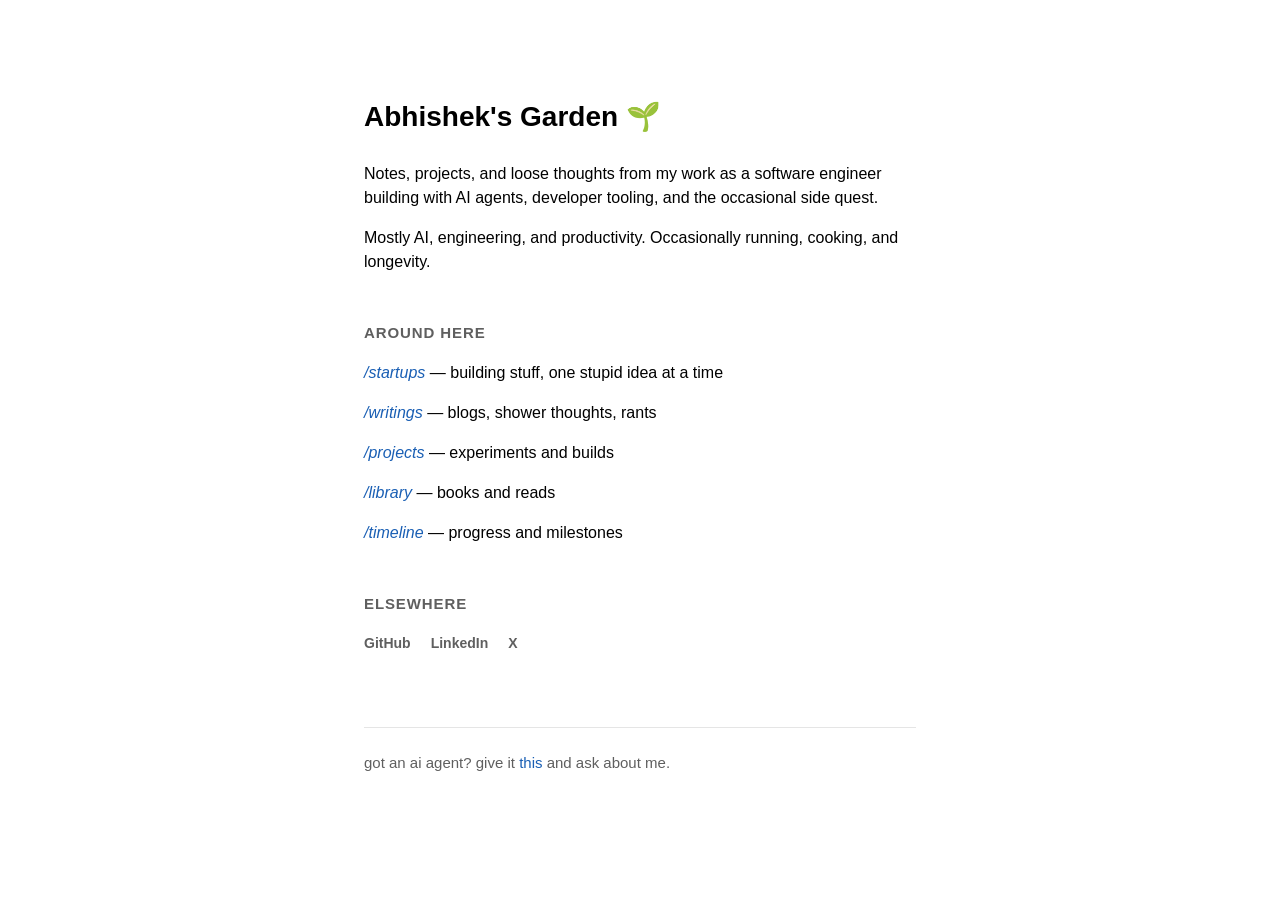
<file: index.html>
<!DOCTYPE html>
<html lang="en">
<head>
  <meta charset="utf-8">
  <meta name="viewport" content="width=device-width, initial-scale=1">
  <title>Abhishek's Garden</title>
  <meta name="description" content="Abhishek's digital garden - writings, projects, and notes.">
  <link rel="stylesheet" href="style.css">
</head>
<body class="home">
  <main>
    <h1>Abhishek's Garden <span class="leaf">🌱</span></h1>

    <p>
      Notes, projects, and loose thoughts from my work as a software engineer
      building with AI agents, developer tooling, and the occasional side quest.
    </p>
    <p>Mostly AI, engineering, and productivity. Occasionally running, cooking, and longevity.</p>

    <h2>Around here</h2>
    <ul class="links">
      <li><a href="startups/">/startups</a> — building stuff, one stupid idea at a time</li>
      <li><a href="writings/">/writings</a> — blogs, shower thoughts, rants</li>
      <li><a href="projects/">/projects</a> — experiments and builds</li>
      <li><a href="library/">/library</a> — books and reads</li>
      <li><a href="timeline/">/timeline</a> — progress and milestones</li>
    </ul>

    <h2>Elsewhere</h2>
    <ul class="social">
      <li><a href="https://github.com/abhisheksharma001" aria-label="GitHub">GitHub</a></li>
      <li><a href="https://www.linkedin.com/" aria-label="LinkedIn">LinkedIn</a></li>
      <li><a href="https://x.com/" aria-label="X">X</a></li>
    </ul>

    <footer>
      <hr>
      <p>got an ai agent? give it <a href="llms.txt">this</a> and ask about me.</p>
    </footer>
  </main>
</body>
</html>
</file>
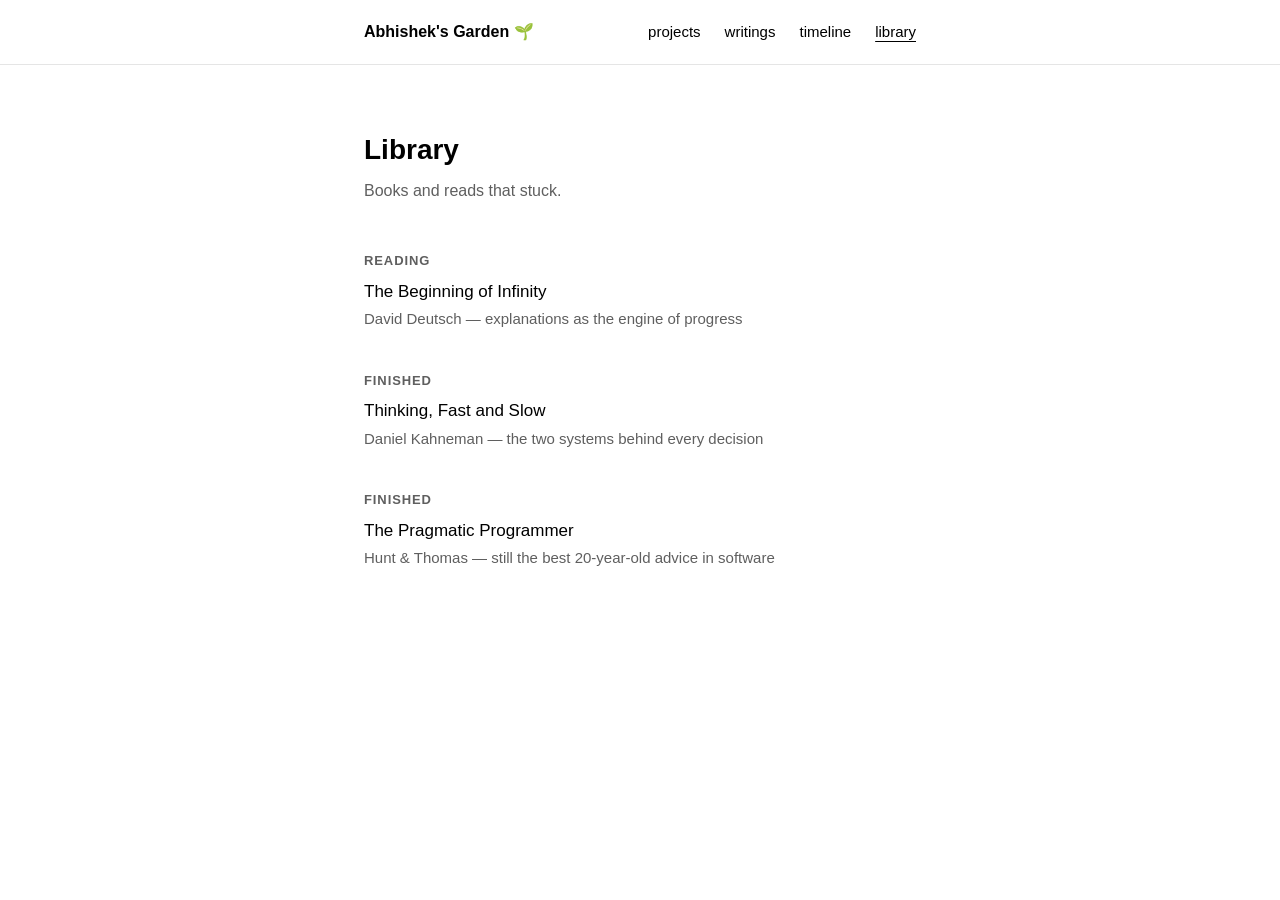
<file: library/index.html>
<!DOCTYPE html>
<html lang="en">
<head>
  <meta charset="utf-8">
  <meta name="viewport" content="width=device-width, initial-scale=1">
  <title>Library | Abhishek's Garden</title>
  <link rel="stylesheet" href="../style.css">
</head>
<body class="subpage">
  <header class="site-header">
    <div class="inner">
      <a class="brand" href="../">Abhishek's Garden 🌱</a>
      <nav>
        <a href="../projects/">projects</a>
        <a href="../writings/">writings</a>
        <a href="../timeline/">timeline</a>
        <a href="../library/" class="active">library</a>
      </nav>
    </div>
  </header>
  <main>
    <h1 class="page-title">Library</h1>
    <p class="page-sub">Books and reads that stuck.</p>

    <div class="entry-group">
      <div class="entry-date">Reading</div>
      <div class="entry-title">The Beginning of Infinity</div>
      <div class="entry-desc">David Deutsch — explanations as the engine of progress</div>
    </div>

    <div class="entry-group">
      <div class="entry-date">Finished</div>
      <div class="entry-title">Thinking, Fast and Slow</div>
      <div class="entry-desc">Daniel Kahneman — the two systems behind every decision</div>
    </div>

    <div class="entry-group">
      <div class="entry-date">Finished</div>
      <div class="entry-title">The Pragmatic Programmer</div>
      <div class="entry-desc">Hunt &amp; Thomas — still the best 20-year-old advice in software</div>
    </div>
  </main>
</body>
</html>
</file>
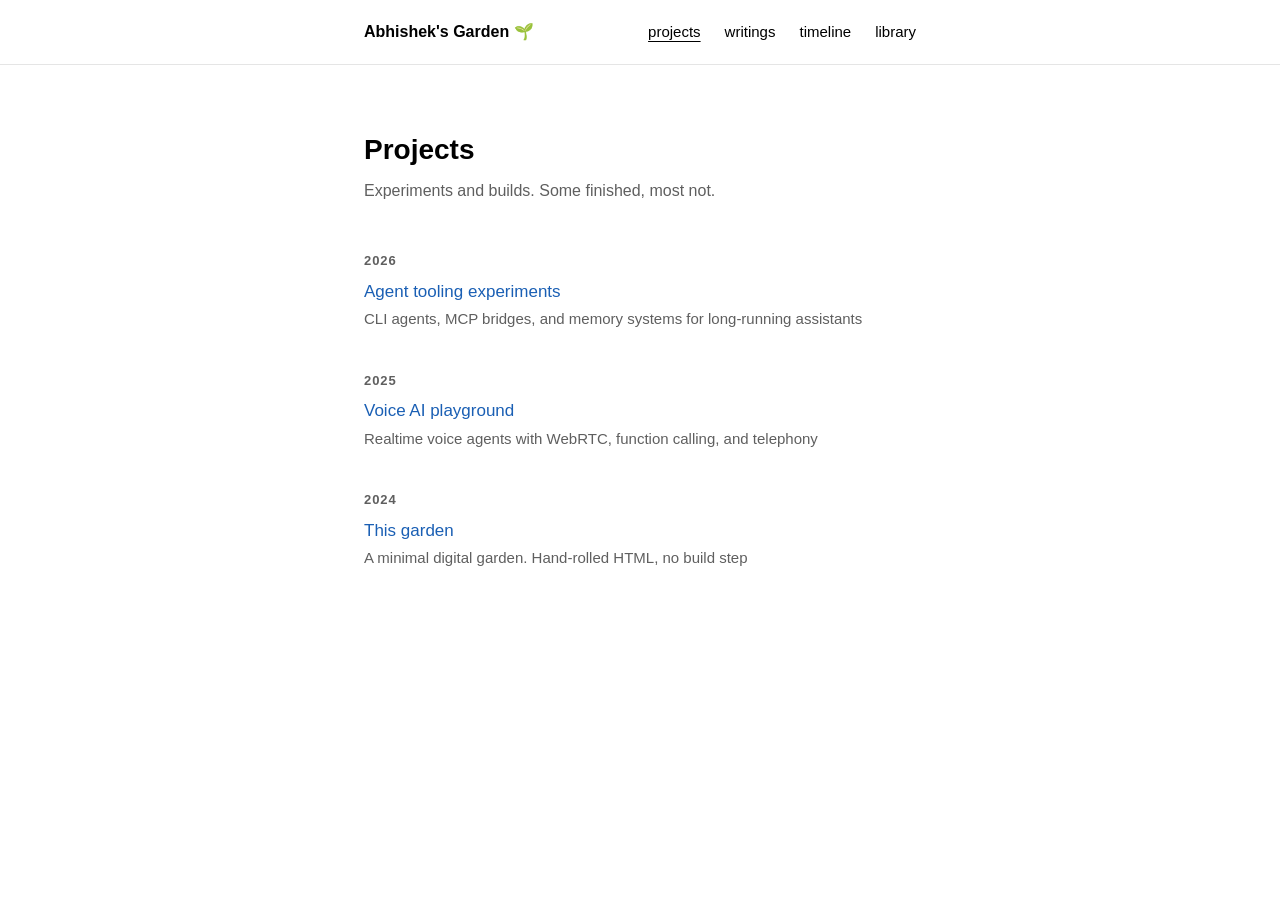
<file: projects/index.html>
<!DOCTYPE html>
<html lang="en">
<head>
  <meta charset="utf-8">
  <meta name="viewport" content="width=device-width, initial-scale=1">
  <title>Projects | Abhishek's Garden</title>
  <link rel="stylesheet" href="../style.css">
</head>
<body class="subpage">
  <header class="site-header">
    <div class="inner">
      <a class="brand" href="../">Abhishek's Garden 🌱</a>
      <nav>
        <a href="../projects/" class="active">projects</a>
        <a href="../writings/">writings</a>
        <a href="../timeline/">timeline</a>
        <a href="../library/">library</a>
      </nav>
    </div>
  </header>
  <main>
    <h1 class="page-title">Projects</h1>
    <p class="page-sub">Experiments and builds. Some finished, most not.</p>

    <div class="entry-group">
      <div class="entry-date">2026</div>
      <div class="entry-title"><a href="https://github.com/abhisheksharma001">Agent tooling experiments</a></div>
      <div class="entry-desc">CLI agents, MCP bridges, and memory systems for long-running assistants</div>
    </div>

    <div class="entry-group">
      <div class="entry-date">2025</div>
      <div class="entry-title"><a href="https://github.com/abhisheksharma001">Voice AI playground</a></div>
      <div class="entry-desc">Realtime voice agents with WebRTC, function calling, and telephony</div>
    </div>

    <div class="entry-group">
      <div class="entry-date">2024</div>
      <div class="entry-title"><a href="https://github.com/abhisheksharma001">This garden</a></div>
      <div class="entry-desc">A minimal digital garden. Hand-rolled HTML, no build step</div>
    </div>
  </main>
</body>
</html>
</file>
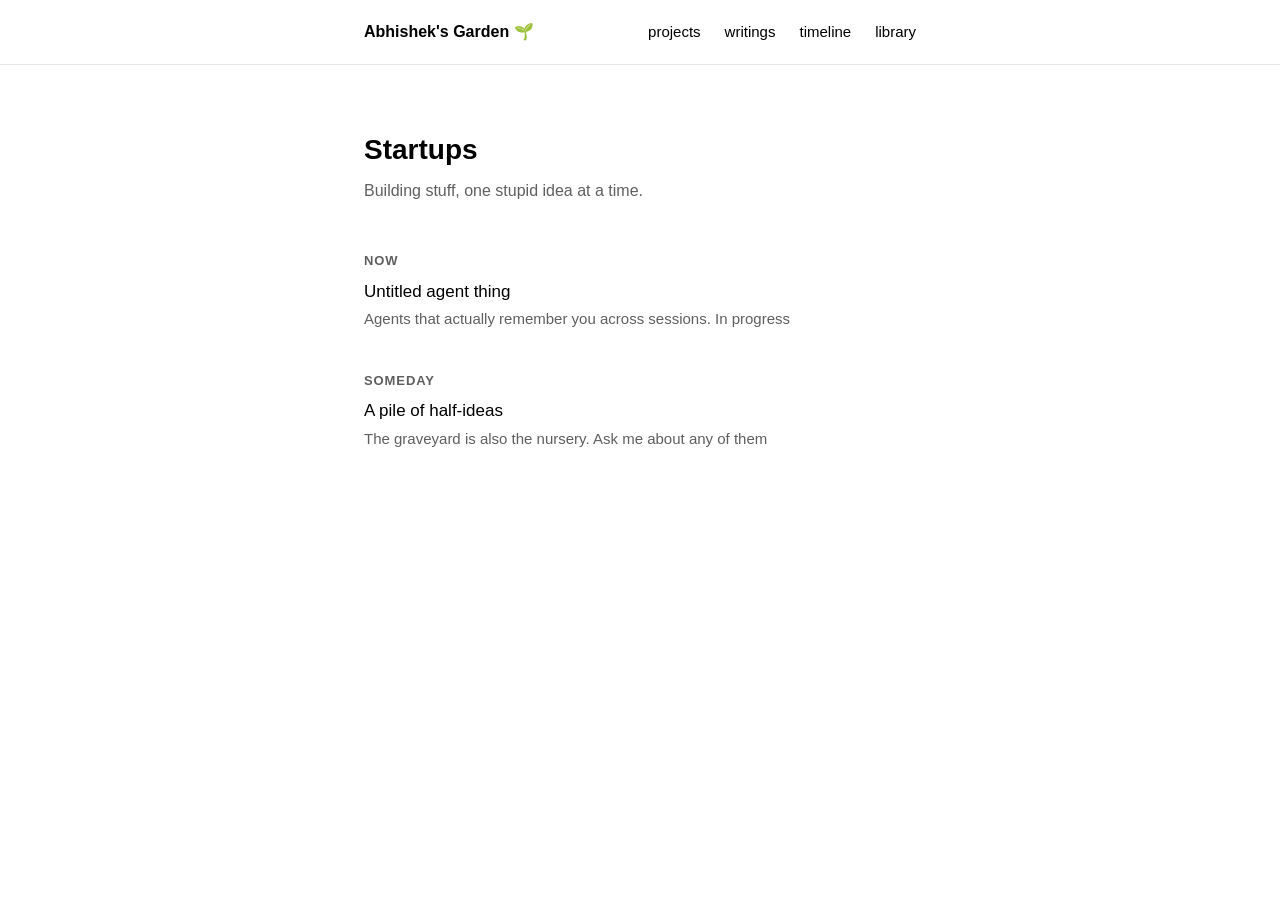
<file: startups/index.html>
<!DOCTYPE html>
<html lang="en">
<head>
  <meta charset="utf-8">
  <meta name="viewport" content="width=device-width, initial-scale=1">
  <title>Startups | Abhishek's Garden</title>
  <link rel="stylesheet" href="../style.css">
</head>
<body class="subpage">
  <header class="site-header">
    <div class="inner">
      <a class="brand" href="../">Abhishek's Garden 🌱</a>
      <nav>
        <a href="../projects/">projects</a>
        <a href="../writings/">writings</a>
        <a href="../timeline/">timeline</a>
        <a href="../library/">library</a>
      </nav>
    </div>
  </header>
  <main>
    <h1 class="page-title">Startups</h1>
    <p class="page-sub">Building stuff, one stupid idea at a time.</p>

    <div class="entry-group">
      <div class="entry-date">Now</div>
      <div class="entry-title">Untitled agent thing</div>
      <div class="entry-desc">Agents that actually remember you across sessions. In progress</div>
    </div>

    <div class="entry-group">
      <div class="entry-date">Someday</div>
      <div class="entry-title">A pile of half-ideas</div>
      <div class="entry-desc">The graveyard is also the nursery. Ask me about any of them</div>
    </div>
  </main>
</body>
</html>
</file>
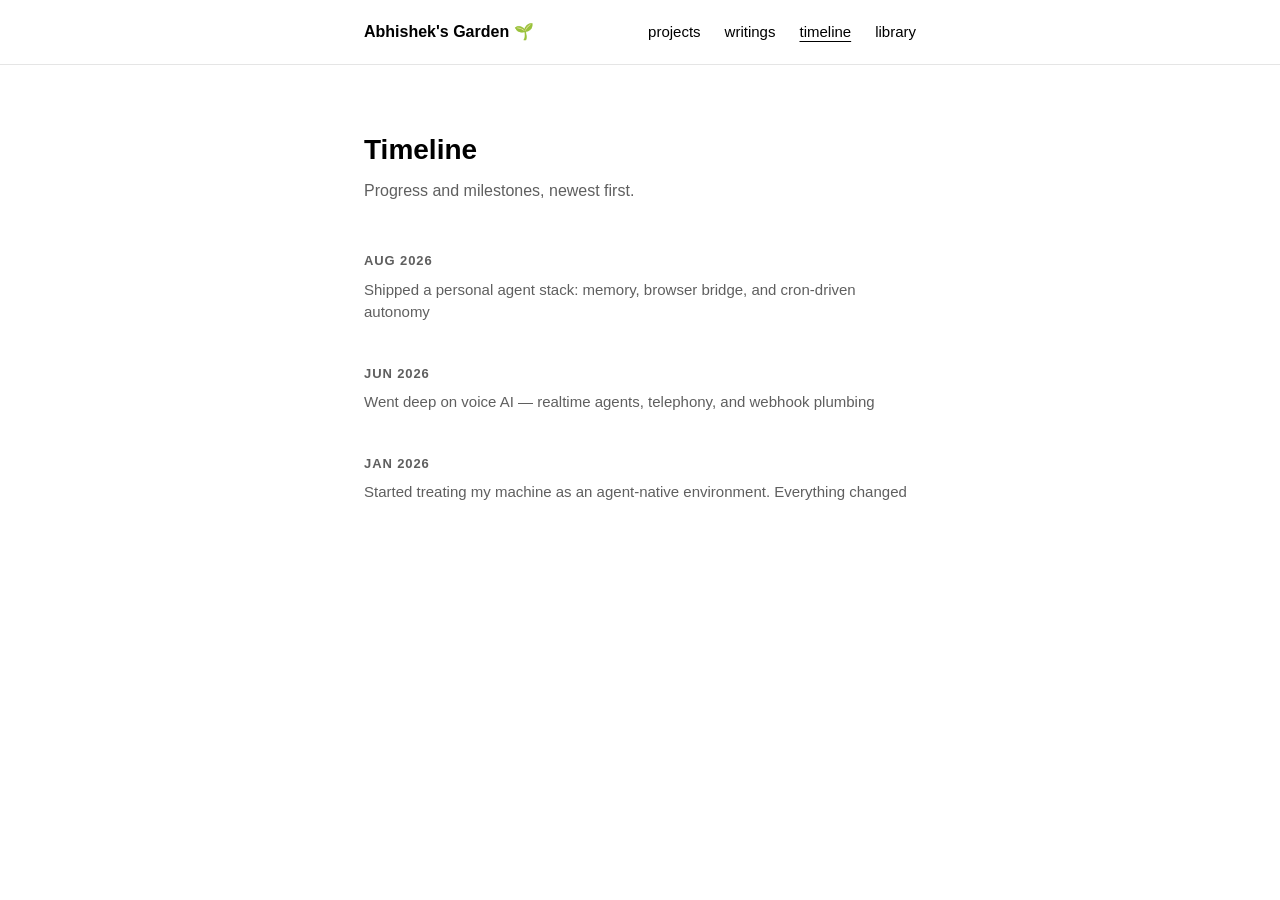
<file: timeline/index.html>
<!DOCTYPE html>
<html lang="en">
<head>
  <meta charset="utf-8">
  <meta name="viewport" content="width=device-width, initial-scale=1">
  <title>Timeline | Abhishek's Garden</title>
  <link rel="stylesheet" href="../style.css">
</head>
<body class="subpage">
  <header class="site-header">
    <div class="inner">
      <a class="brand" href="../">Abhishek's Garden 🌱</a>
      <nav>
        <a href="../projects/">projects</a>
        <a href="../writings/">writings</a>
        <a href="../timeline/" class="active">timeline</a>
        <a href="../library/">library</a>
      </nav>
    </div>
  </header>
  <main>
    <h1 class="page-title">Timeline</h1>
    <p class="page-sub">Progress and milestones, newest first.</p>

    <div class="entry-group">
      <div class="entry-date">Aug 2026</div>
      <div class="entry-desc">Shipped a personal agent stack: memory, browser bridge, and cron-driven autonomy</div>
    </div>

    <div class="entry-group">
      <div class="entry-date">Jun 2026</div>
      <div class="entry-desc">Went deep on voice AI — realtime agents, telephony, and webhook plumbing</div>
    </div>

    <div class="entry-group">
      <div class="entry-date">Jan 2026</div>
      <div class="entry-desc">Started treating my machine as an agent-native environment. Everything changed</div>
    </div>
  </main>
</body>
</html>
</file>
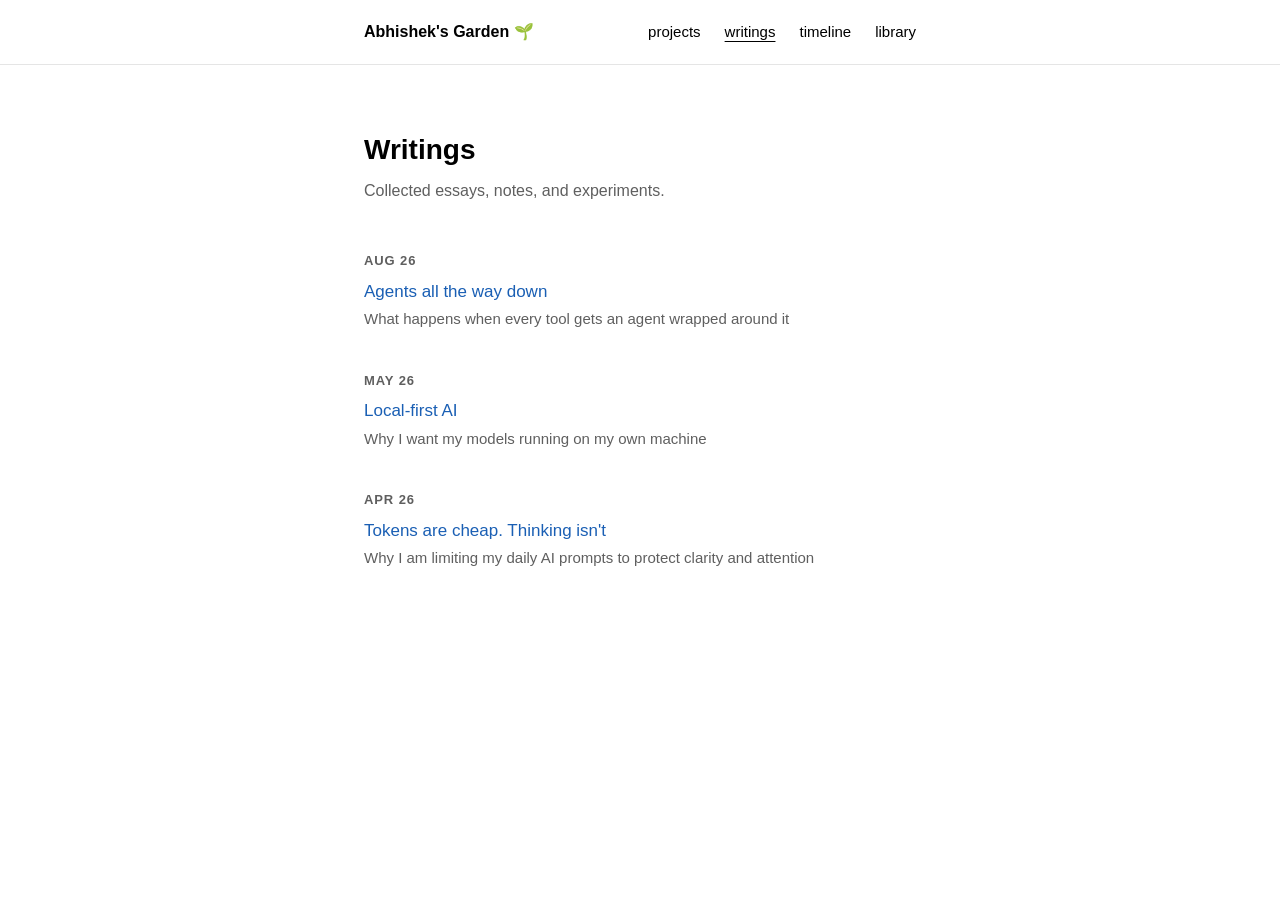
<file: writings/index.html>
<!DOCTYPE html>
<html lang="en">
<head>
  <meta charset="utf-8">
  <meta name="viewport" content="width=device-width, initial-scale=1">
  <title>Writings | Abhishek's Garden</title>
  <link rel="stylesheet" href="../style.css">
</head>
<body class="subpage">
  <header class="site-header">
    <div class="inner">
      <a class="brand" href="../">Abhishek's Garden 🌱</a>
      <nav>
        <a href="../projects/">projects</a>
        <a href="../writings/" class="active">writings</a>
        <a href="../timeline/">timeline</a>
        <a href="../library/">library</a>
      </nav>
    </div>
  </header>
  <main>
    <h1 class="page-title">Writings</h1>
    <p class="page-sub">Collected essays, notes, and experiments.</p>

    <div class="entry-group">
      <div class="entry-date">Aug 26</div>
      <div class="entry-title"><a href="/writings/agents-all-the-way-down">Agents all the way down</a></div>
      <div class="entry-desc">What happens when every tool gets an agent wrapped around it</div>
    </div>

    <div class="entry-group">
      <div class="entry-date">May 26</div>
      <div class="entry-title"><a href="/writings/local-first-ai">Local-first AI</a></div>
      <div class="entry-desc">Why I want my models running on my own machine</div>
    </div>

    <div class="entry-group">
      <div class="entry-date">Apr 26</div>
      <div class="entry-title"><a href="/writings/tokens-are-cheap">Tokens are cheap. Thinking isn't</a></div>
      <div class="entry-desc">Why I am limiting my daily AI prompts to protect clarity and attention</div>
    </div>
  </main>
</body>
</html>
</file>
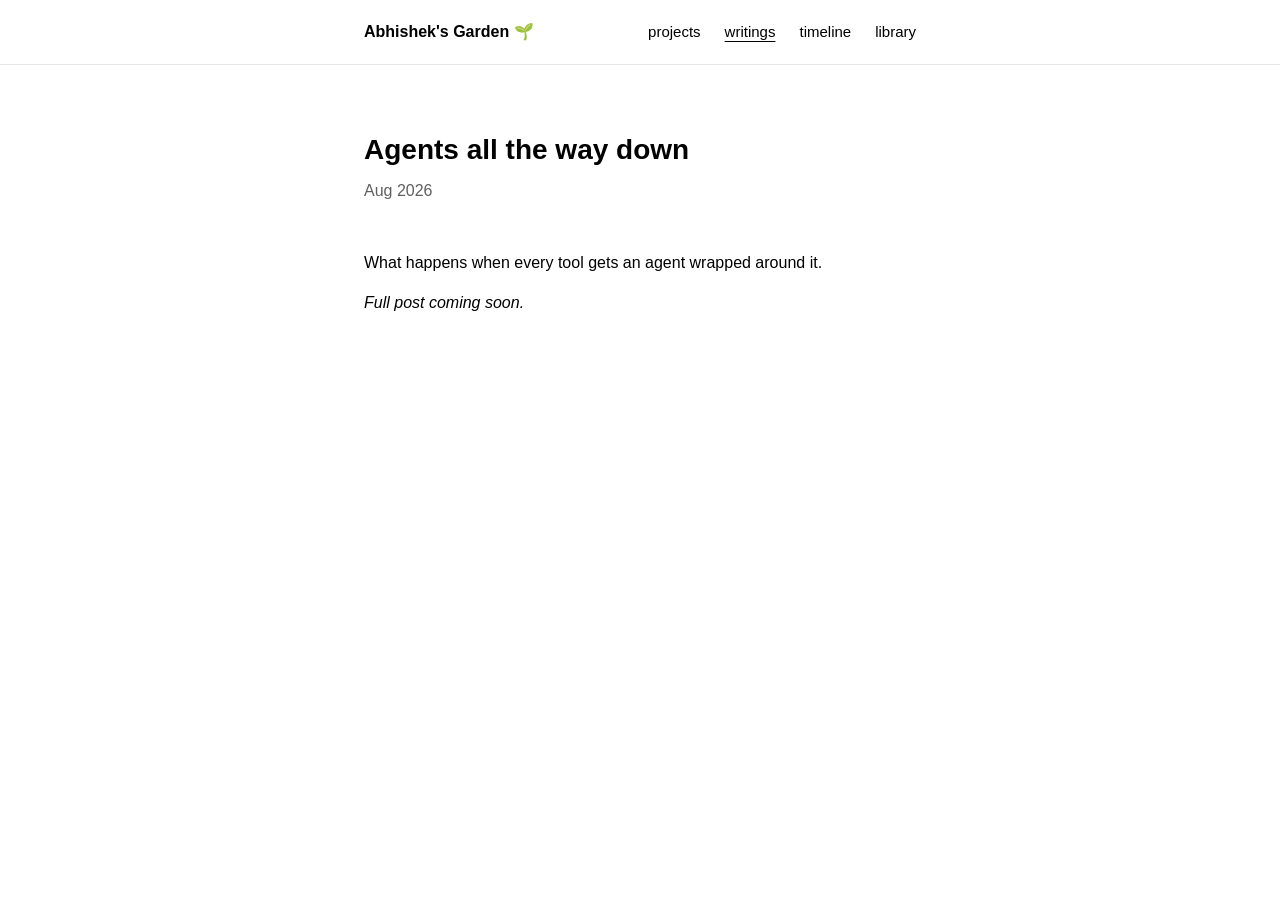
<file: writings/agents-all-the-way-down/index.html>
<!DOCTYPE html>
<html lang="en">
<head>
  <meta charset="utf-8">
  <meta name="viewport" content="width=device-width, initial-scale=1">
  <title>Agents all the way down | Abhishek's Garden</title>
  <link rel="stylesheet" href="../../style.css">
</head>
<body class="subpage">
  <header class="site-header">
    <div class="inner">
      <a class="brand" href="../../">Abhishek's Garden 🌱</a>
      <nav>
        <a href="../../projects/">projects</a>
        <a href="../../writings/" class="active">writings</a>
        <a href="../../timeline/">timeline</a>
        <a href="../../library/">library</a>
      </nav>
    </div>
  </header>
  <main>
    <h1 class="page-title">Agents all the way down</h1>
    <p class="page-sub">Aug 2026</p>
    <p>What happens when every tool gets an agent wrapped around it.</p>
    <p><em>Full post coming soon.</em></p>
  </main>
</body>
</html>
</file>
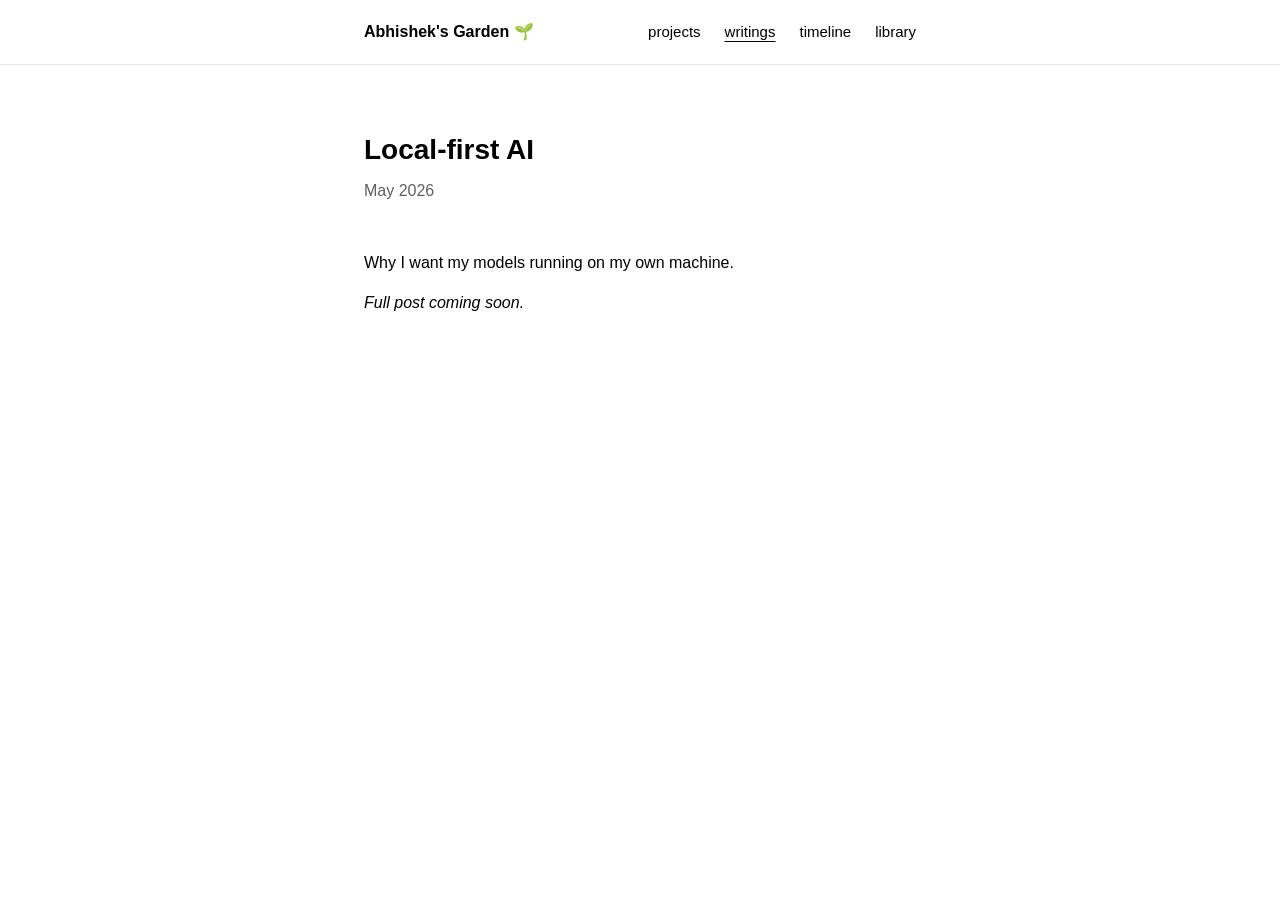
<file: writings/local-first-ai/index.html>
<!DOCTYPE html>
<html lang="en">
<head>
  <meta charset="utf-8">
  <meta name="viewport" content="width=device-width, initial-scale=1">
  <title>Local-first AI | Abhishek's Garden</title>
  <link rel="stylesheet" href="../../style.css">
</head>
<body class="subpage">
  <header class="site-header">
    <div class="inner">
      <a class="brand" href="../../">Abhishek's Garden 🌱</a>
      <nav>
        <a href="../../projects/">projects</a>
        <a href="../../writings/" class="active">writings</a>
        <a href="../../timeline/">timeline</a>
        <a href="../../library/">library</a>
      </nav>
    </div>
  </header>
  <main>
    <h1 class="page-title">Local-first AI</h1>
    <p class="page-sub">May 2026</p>
    <p>Why I want my models running on my own machine.</p>
    <p><em>Full post coming soon.</em></p>
  </main>
</body>
</html>
</file>
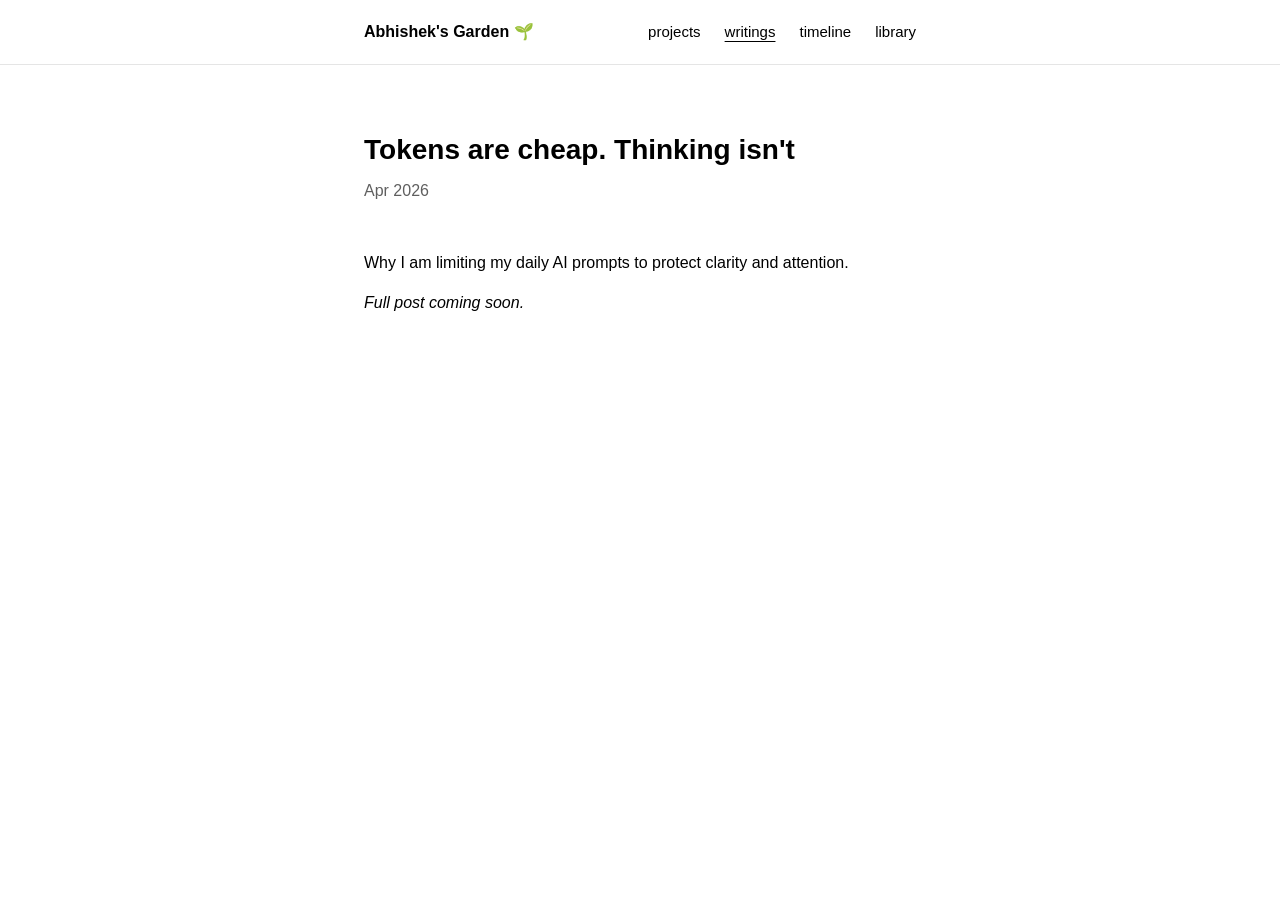
<file: writings/tokens-are-cheap/index.html>
<!DOCTYPE html>
<html lang="en">
<head>
  <meta charset="utf-8">
  <meta name="viewport" content="width=device-width, initial-scale=1">
  <title>Tokens are cheap. Thinking isn't | Abhishek's Garden</title>
  <link rel="stylesheet" href="../../style.css">
</head>
<body class="subpage">
  <header class="site-header">
    <div class="inner">
      <a class="brand" href="../../">Abhishek's Garden 🌱</a>
      <nav>
        <a href="../../projects/">projects</a>
        <a href="../../writings/" class="active">writings</a>
        <a href="../../timeline/">timeline</a>
        <a href="../../library/">library</a>
      </nav>
    </div>
  </header>
  <main>
    <h1 class="page-title">Tokens are cheap. Thinking isn't</h1>
    <p class="page-sub">Apr 2026</p>
    <p>Why I am limiting my daily AI prompts to protect clarity and attention.</p>
    <p><em>Full post coming soon.</em></p>
  </main>
</body>
</html>
</file>
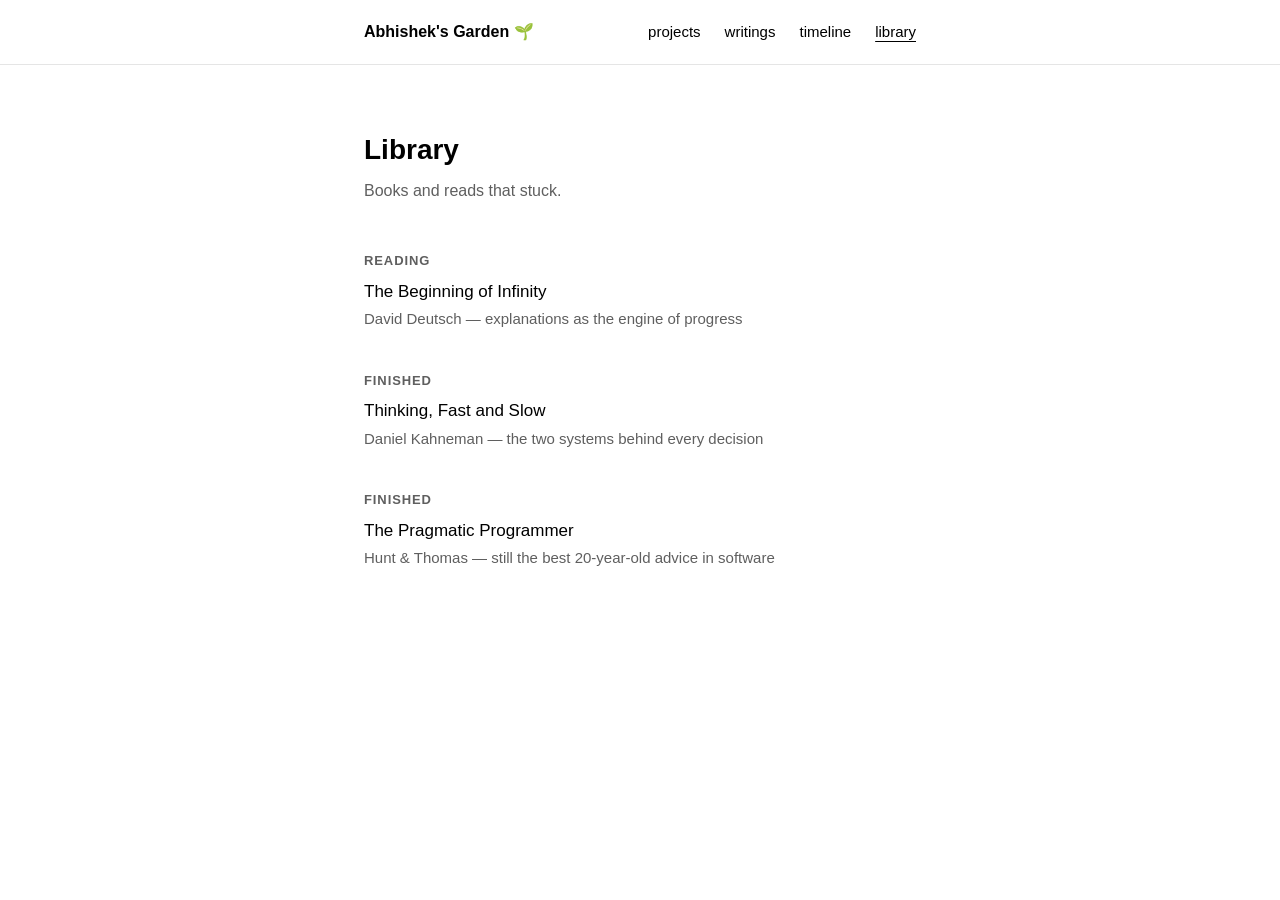
<file: library.html>
<!DOCTYPE html>
<html lang="en">
<head>
  <meta charset="utf-8">
  <meta name="viewport" content="width=device-width, initial-scale=1">
  <title>Library | Abhishek's Garden</title>
  <link rel="stylesheet" href="/style.css">
</head>
<body class="subpage">
  <header class="site-header">
    <div class="inner">
      <a class="brand" href="/">Abhishek's Garden 🌱</a>
      <nav>
        <a href="/projects">projects</a>
        <a href="/writings">writings</a>
        <a href="/timeline">timeline</a>
        <a href="/library" class="active">library</a>
      </nav>
    </div>
  </header>
  <main>
    <h1 class="page-title">Library</h1>
    <p class="page-sub">Books and reads that stuck.</p>

    <div class="entry-group">
      <div class="entry-date">Reading</div>
      <div class="entry-title">The Beginning of Infinity</div>
      <div class="entry-desc">David Deutsch — explanations as the engine of progress</div>
    </div>

    <div class="entry-group">
      <div class="entry-date">Finished</div>
      <div class="entry-title">Thinking, Fast and Slow</div>
      <div class="entry-desc">Daniel Kahneman — the two systems behind every decision</div>
    </div>

    <div class="entry-group">
      <div class="entry-date">Finished</div>
      <div class="entry-title">The Pragmatic Programmer</div>
      <div class="entry-desc">Hunt &amp; Thomas — still the best 20-year-old advice in software</div>
    </div>
  </main>
</body>
</html>
</file>
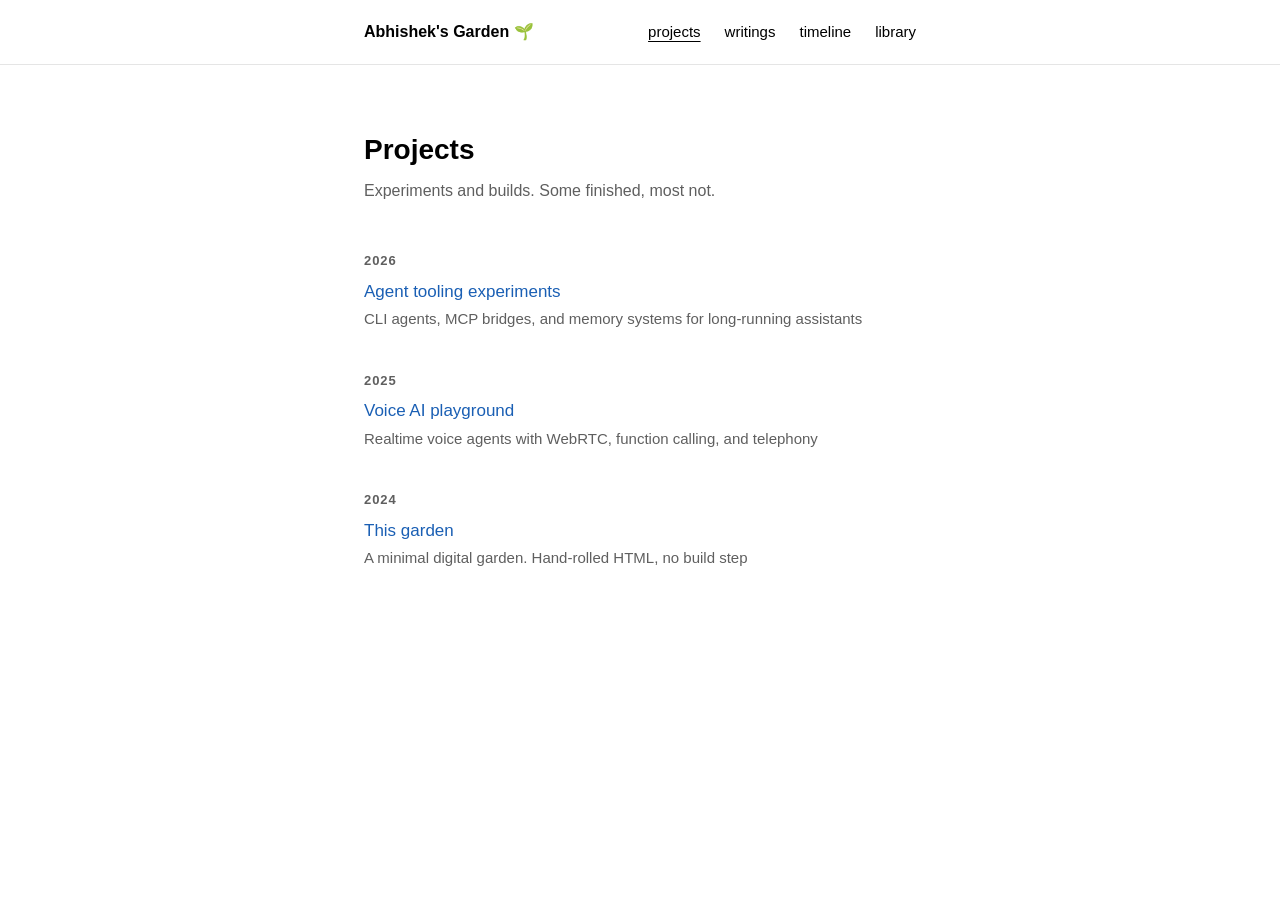
<file: projects.html>
<!DOCTYPE html>
<html lang="en">
<head>
  <meta charset="utf-8">
  <meta name="viewport" content="width=device-width, initial-scale=1">
  <title>Projects | Abhishek's Garden</title>
  <link rel="stylesheet" href="/style.css">
</head>
<body class="subpage">
  <header class="site-header">
    <div class="inner">
      <a class="brand" href="/">Abhishek's Garden 🌱</a>
      <nav>
        <a href="/projects" class="active">projects</a>
        <a href="/writings">writings</a>
        <a href="/timeline">timeline</a>
        <a href="/library">library</a>
      </nav>
    </div>
  </header>
  <main>
    <h1 class="page-title">Projects</h1>
    <p class="page-sub">Experiments and builds. Some finished, most not.</p>

    <div class="entry-group">
      <div class="entry-date">2026</div>
      <div class="entry-title"><a href="https://github.com/abhisheksharma001">Agent tooling experiments</a></div>
      <div class="entry-desc">CLI agents, MCP bridges, and memory systems for long-running assistants</div>
    </div>

    <div class="entry-group">
      <div class="entry-date">2025</div>
      <div class="entry-title"><a href="https://github.com/abhisheksharma001">Voice AI playground</a></div>
      <div class="entry-desc">Realtime voice agents with WebRTC, function calling, and telephony</div>
    </div>

    <div class="entry-group">
      <div class="entry-date">2024</div>
      <div class="entry-title"><a href="https://github.com/abhisheksharma001">This garden</a></div>
      <div class="entry-desc">A minimal digital garden. Hand-rolled HTML, no build step</div>
    </div>
  </main>
</body>
</html>
</file>
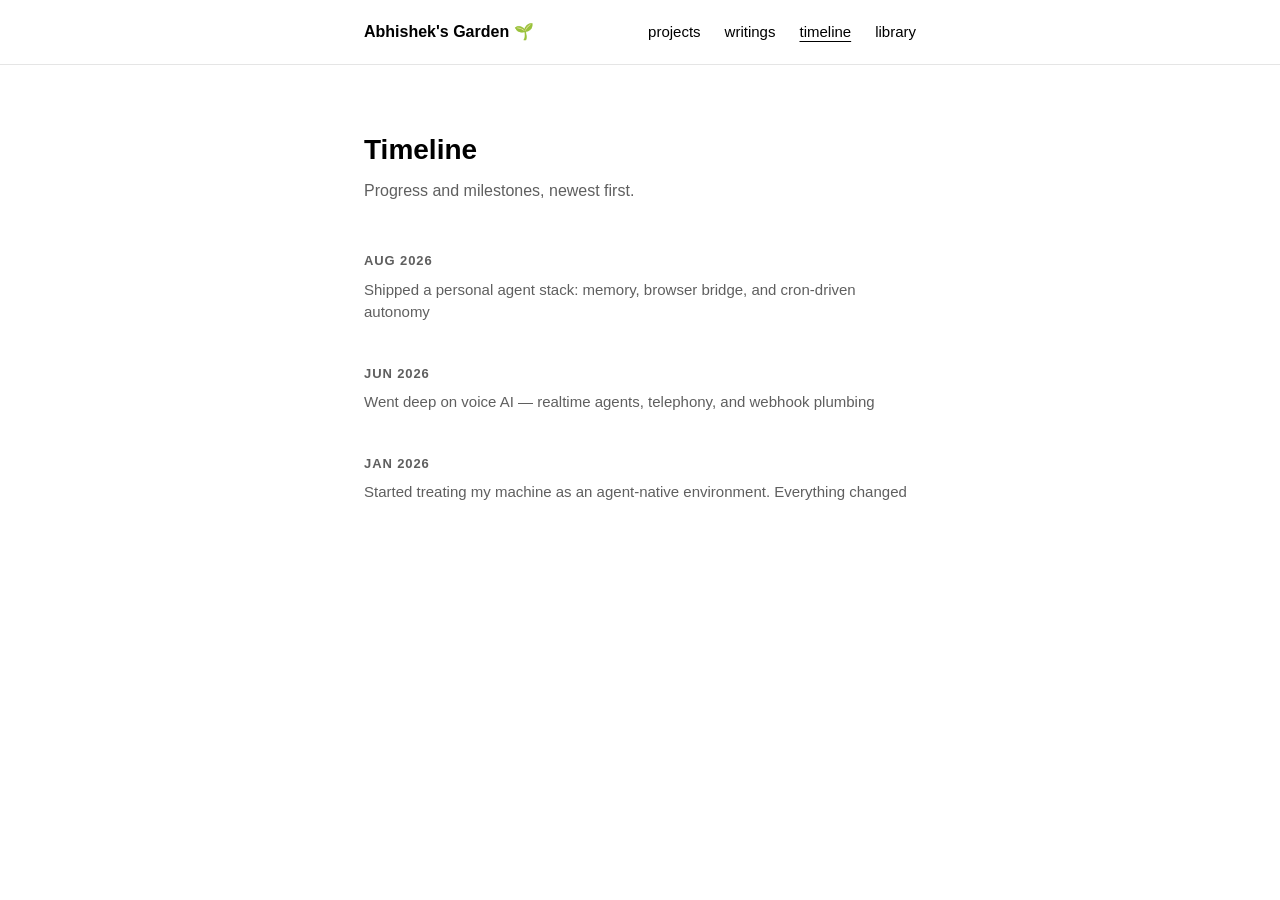
<file: timeline.html>
<!DOCTYPE html>
<html lang="en">
<head>
  <meta charset="utf-8">
  <meta name="viewport" content="width=device-width, initial-scale=1">
  <title>Timeline | Abhishek's Garden</title>
  <link rel="stylesheet" href="/style.css">
</head>
<body class="subpage">
  <header class="site-header">
    <div class="inner">
      <a class="brand" href="/">Abhishek's Garden 🌱</a>
      <nav>
        <a href="/projects">projects</a>
        <a href="/writings">writings</a>
        <a href="/timeline" class="active">timeline</a>
        <a href="/library">library</a>
      </nav>
    </div>
  </header>
  <main>
    <h1 class="page-title">Timeline</h1>
    <p class="page-sub">Progress and milestones, newest first.</p>

    <div class="entry-group">
      <div class="entry-date">Aug 2026</div>
      <div class="entry-desc">Shipped a personal agent stack: memory, browser bridge, and cron-driven autonomy</div>
    </div>

    <div class="entry-group">
      <div class="entry-date">Jun 2026</div>
      <div class="entry-desc">Went deep on voice AI — realtime agents, telephony, and webhook plumbing</div>
    </div>

    <div class="entry-group">
      <div class="entry-date">Jan 2026</div>
      <div class="entry-desc">Started treating my machine as an agent-native environment. Everything changed</div>
    </div>
  </main>
</body>
</html>
</file>
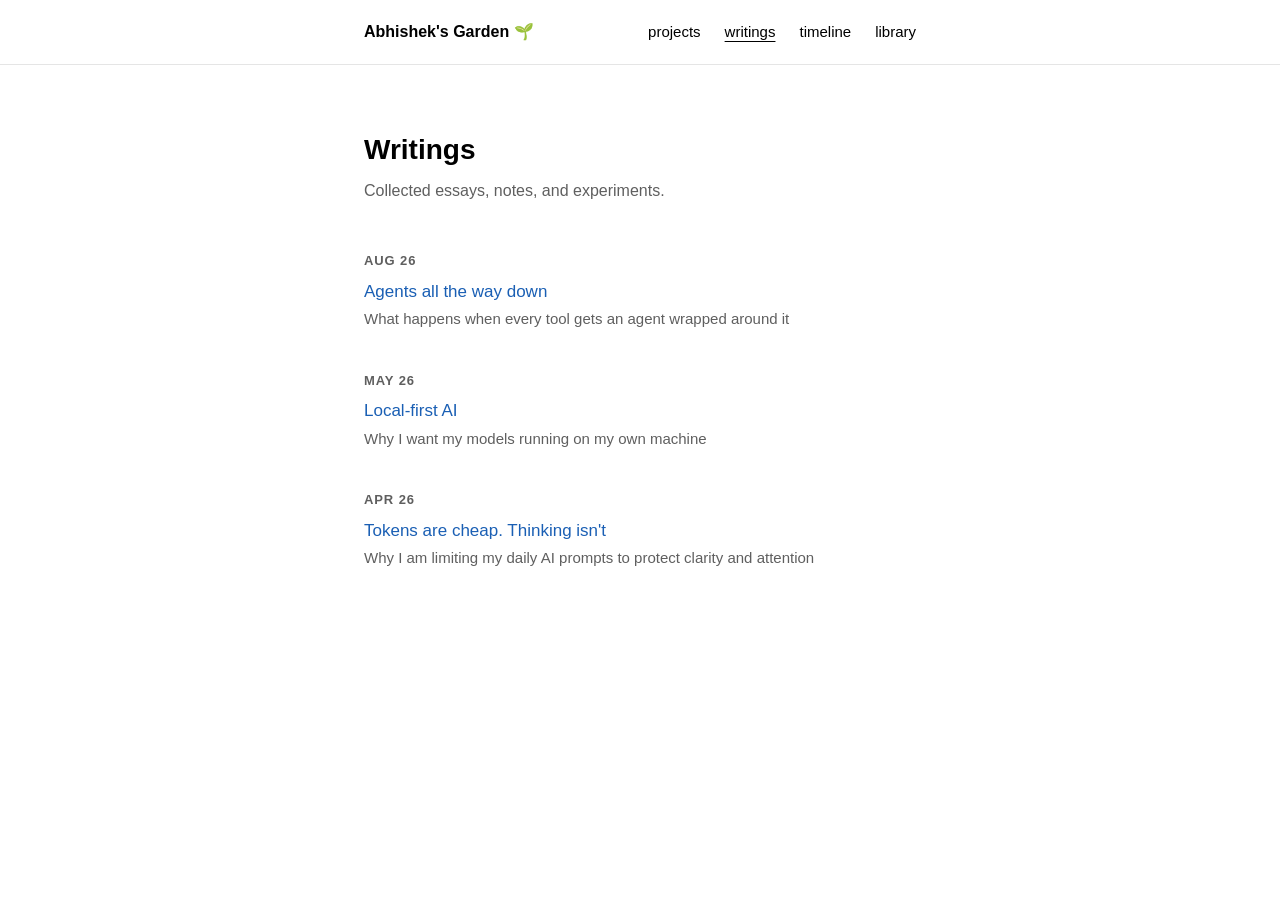
<file: writings.html>
<!DOCTYPE html>
<html lang="en">
<head>
  <meta charset="utf-8">
  <meta name="viewport" content="width=device-width, initial-scale=1">
  <title>Writings | Abhishek's Garden</title>
  <link rel="stylesheet" href="/style.css">
</head>
<body class="subpage">
  <header class="site-header">
    <div class="inner">
      <a class="brand" href="/">Abhishek's Garden 🌱</a>
      <nav>
        <a href="/projects">projects</a>
        <a href="/writings" class="active">writings</a>
        <a href="/timeline">timeline</a>
        <a href="/library">library</a>
      </nav>
    </div>
  </header>
  <main>
    <h1 class="page-title">Writings</h1>
    <p class="page-sub">Collected essays, notes, and experiments.</p>

    <div class="entry-group">
      <div class="entry-date">Aug 26</div>
      <div class="entry-title"><a href="/writings/agents-all-the-way-down">Agents all the way down</a></div>
      <div class="entry-desc">What happens when every tool gets an agent wrapped around it</div>
    </div>

    <div class="entry-group">
      <div class="entry-date">May 26</div>
      <div class="entry-title"><a href="/writings/local-first-ai">Local-first AI</a></div>
      <div class="entry-desc">Why I want my models running on my own machine</div>
    </div>

    <div class="entry-group">
      <div class="entry-date">Apr 26</div>
      <div class="entry-title"><a href="/writings/tokens-are-cheap">Tokens are cheap. Thinking isn't</a></div>
      <div class="entry-desc">Why I am limiting my daily AI prompts to protect clarity and attention</div>
    </div>
  </main>
</body>
</html>
</file>
<file: style.css>
:root {
  --text: #000;
  --muted: #5f5f5f;
  --link: #1a5fb4;
  --border: #e5e5e5;
}

* {
  margin: 0;
  padding: 0;
  box-sizing: border-box;
}

body {
  font-family: Inter, -apple-system, "Helvetica Neue", Arial, sans-serif;
  font-size: 16px;
  line-height: 1.5;
  color: var(--text);
  background: #fff;
  -webkit-font-smoothing: antialiased;
}

main {
  max-width: 600px;
  margin: 0 auto;
  padding: 96px 24px 64px;
}

h1 {
  font-size: 28px;
  font-weight: 700;
  margin-bottom: 24px;
}

h2 {
  font-size: 15px;
  font-weight: 700;
  letter-spacing: 0.9px;
  text-transform: uppercase;
  color: var(--muted);
  margin: 48px 0 16px;
}

p {
  margin-bottom: 16px;
}

a {
  color: var(--link);
  text-decoration: none;
}

a:hover {
  text-decoration: underline;
}

.links {
  list-style: none;
}

.links li {
  margin-bottom: 16px;
}

.links a {
  font-style: italic;
}

.social {
  list-style: none;
  display: flex;
  gap: 20px;
}

.social a {
  color: var(--muted);
  font-size: 14px;
  font-weight: 600;
}

.social a:hover {
  color: var(--text);
  text-decoration: none;
}

footer {
  margin-top: 72px;
}

footer hr {
  border: none;
  border-top: 1px solid var(--border);
  margin-bottom: 24px;
}

footer p {
  font-size: 15px;
  color: var(--muted);
}

/* Subpage header */
.site-header {
  border-bottom: 1px solid var(--border);
}

.site-header .inner {
  max-width: 600px;
  margin: 0 auto;
  padding: 20px 24px;
  display: flex;
  justify-content: space-between;
  align-items: center;
}

.site-header .brand {
  font-weight: 700;
  color: var(--text);
}

.site-header nav {
  display: flex;
  gap: 24px;
}

.site-header nav a {
  color: var(--text);
  font-size: 15px;
}

.site-header nav a.active {
  text-decoration: underline;
  text-underline-offset: 4px;
}

body.subpage main {
  padding-top: 64px;
}

.page-title {
  font-size: 28px;
  font-weight: 700;
  margin-bottom: 8px;
}

.page-sub {
  color: var(--muted);
  margin-bottom: 48px;
}

/* Entry lists (writings, projects) */
.entry-group {
  margin-bottom: 40px;
}

.entry-date {
  font-size: 13px;
  font-weight: 700;
  letter-spacing: 0.9px;
  text-transform: uppercase;
  color: var(--muted);
  margin-bottom: 8px;
}

.entry-title {
  font-size: 17px;
}

.entry-desc {
  font-size: 15px;
  color: var(--muted);
  margin-top: 4px;
}

@media (max-width: 480px) {
  main {
    padding-top: 64px;
  }
}
</file>
